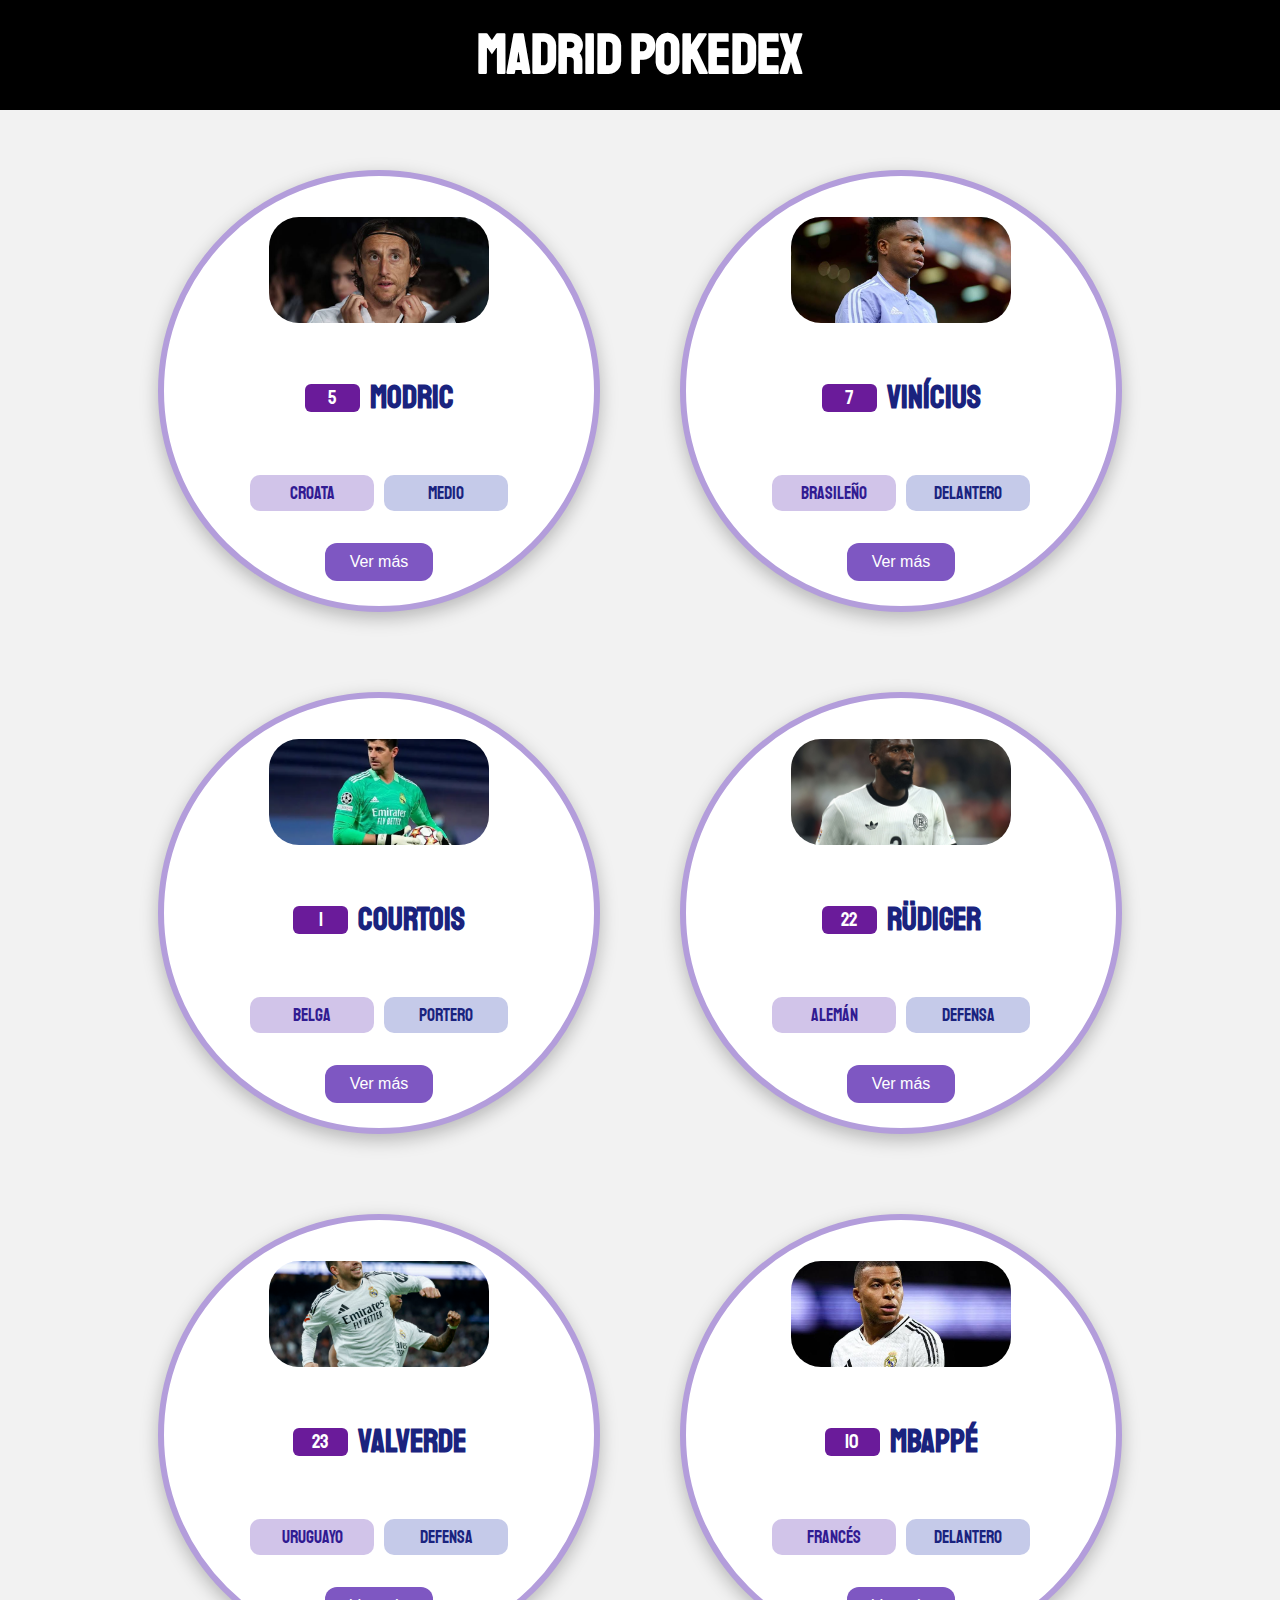
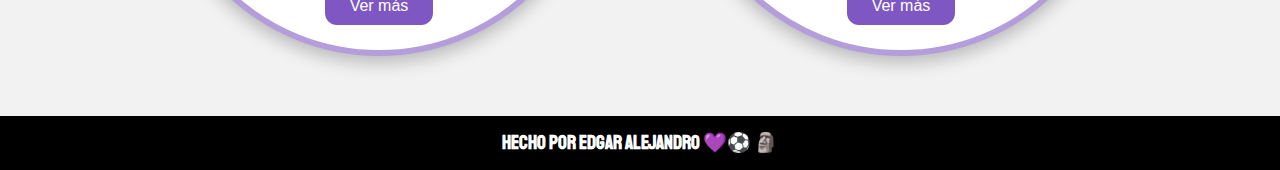
<file: index.html>
<!DOCTYPE html>
<html lang="es">
<head>
  <meta charset="UTF-8">
  <title>Madrid Pokedex</title>
  <link href="https://fonts.googleapis.com/css2?family=Staatliches&display=swap" rel="stylesheet">
  <style>
    body {
      font-family: Arial, sans-serif;
      background-color: #f2f2f2;
      margin: 0;
      padding: 0;
    }

    header {
      background-color: #000;
      color: #fff;
      padding: 20px 0;
      text-align: center;
    }

    .titulo_index {
      font-family: "Staatliches", sans-serif;
      font-size: 3.5rem;
      margin: 0;
    }

    .contenedor__cartas {
      display: flex;
      flex-wrap: wrap;
      justify-content: center;
      gap: 80px;
      padding: 60px 0;
    }

    .card {
      width: 380px;
      height: 380px;
      border: 6px solid #b39ddb;
      background-color: #ffffff;
      text-align: center;
      border-radius: 50%;
      padding: 25px;
      display: flex;
      flex-direction: column;
      align-items: center;
      justify-content: center;
      box-shadow: 0 6px 18px rgba(0, 0, 0, 0.25);
    }

    .card__circle {
      width: 220px;
      height: 220px;
      overflow: hidden;
      border-radius: 30px;
      margin-bottom: 15px;
    }

    .figure__imgPokemon {
      width: 100%;
      height: 100%;
      object-fit: cover;
    }

    .card__titulos {
      display: flex;
      justify-content: center;
      align-items: center;
      margin-top: 8px;
      gap: 10px;
    }

    .card__numero {
      background-color: #6a1b9a;
      width: 55px;
      height: 28px;
      border-radius: 6px;
      color: white;
      font-family: "Staatliches", sans-serif;
      font-size: 1.2rem;
      display: flex;
      align-items: center;
      justify-content: center;
    }

    .card__nombrePokemon {
      font-family: "Staatliches", sans-serif;
      font-size: 2rem;
      color: #1a237e;
    }

    .card_tipo1,
    .card_tipo2 {
      width: 110px;
      padding: 7px;
      font-family: "Staatliches", sans-serif;
      border-radius: 10px;
      text-align: center;
      font-size: 1.1rem;
    }

    .card_tipo1 {
      background-color: #d1c4e9;
      color: #311b92;
    }

    .card_tipo2 {
      background-color: #c5cae9;
      color: #1a237e;
    }

    .boton-regresar {
      padding: 10px 25px;
      font-size: 1rem;
      border-radius: 12px;
      background-color: #7e57c2;
      color: white;
      border: none;
      cursor: pointer;
      margin-top: 14px;
      transition: background-color 0.3s ease;
    }

    .boton-regresar:hover {
      background-color: #5e35b1;
    }

    footer {
      background-color: #000;
      color: #fff;
      text-align: center;
      padding: 15px;
    }

    .footer__piePagina {
      margin: 0;
      font-family: "Staatliches", sans-serif;
      font-size: 1.2rem;
    }
  </style>
</head>
<body>

  <header>
    <h1 class="titulo_index">Madrid Pokedex</h1>
  </header>

  <main class="contenedor__cartas">
    <!-- Jugador 1 -->
    <article class="card">
      <figure class="card__circle">
        <img src="modruc.jpeg" alt="Modric" class="figure__imgPokemon">
      </figure>
      <div class="card__titulos">
        <p class="card__numero">5</p>
        <h3 class="card__nombrePokemon">MODRIC</h3>
      </div>
      <div class="card__titulos">
        <p class="card_tipo1">CROATA</p>
        <p class="card_tipo2">MEDIO</p>
      </div>
      <a href="modric.html"><button class="boton-regresar">Ver más</button></a>
    </article>

    <!-- Jugador 2 -->
    <article class="card">
      <figure class="card__circle">
        <img src="vini-jr.jpg" alt="Vinícius" class="figure__imgPokemon">
      </figure>
      <div class="card__titulos">
        <p class="card__numero">7</p>
        <h3 class="card__nombrePokemon">VINÍCIUS</h3>
      </div>
      <div class="card__titulos">
        <p class="card_tipo1">BRASILEÑO</p>
        <p class="card_tipo2">DELANTERO</p>
      </div>
      <a href="vinicius.html"><button class="boton-regresar">Ver más</button></a>
    </article>

    <!-- Jugador 3 -->
    <article class="card">
      <figure class="card__circle">
        <img src="images.webp" alt="Courtois" class="figure__imgPokemon">
      </figure>
      <div class="card__titulos">
        <p class="card__numero">1</p>
        <h3 class="card__nombrePokemon">COURTOIS</h3>
      </div>
      <div class="card__titulos">
        <p class="card_tipo1">BELGA</p>
        <p class="card_tipo2">PORTERO</p>
      </div>
      <a href="courtois.html"><button class="boton-regresar">Ver más</button></a>
    </article>

    <!-- Jugador 4 -->
    <article class="card">
      <figure class="card__circle">
        <img src="licensed-image.jpeg" alt="Rüdiger" class="figure__imgPokemon">
      </figure>
      <div class="card__titulos">
        <p class="card__numero">22</p>
        <h3 class="card__nombrePokemon">RÜDIGER</h3>
      </div>
      <div class="card__titulos">
        <p class="card_tipo1">ALEMÁN</p>
        <p class="card_tipo2">DEFENSA</p>
      </div>
      <a href="rudiger.html"><button class="boton-regresar">Ver más</button></a>
    </article>

    <!-- Jugador 5 -->
    <article class="card">
      <figure class="card__circle">
        <img src="f.elconfidencial.com_original_e6c_cb9_0d5_e6ccb90d516e49485b0accded601e3a9.jpg" alt="Mendy" class="figure__imgPokemon">
      </figure>
      <div class="card__titulos">
        <p class="card__numero">23</p>
        <h3 class="card__nombrePokemon">Valverde</h3>
      </div>
      <div class="card__titulos">
        <p class="card_tipo1">URUGUAYO</p>
        <p class="card_tipo2">DEFENSA</p>
      </div>
      <a href="mendy.html"><button class="boton-regresar">Ver más</button></a>
    </article>

    <!-- Jugador 6 -->
    <article class="card">
      <figure class="card__circle">
        <img src="images.jpeg" alt="Mbappé" class="figure__imgPokemon">
      </figure>
      <div class="card__titulos">
        <p class="card__numero">10</p>
        <h3 class="card__nombrePokemon">MBAPPÉ</h3>
      </div>
      <div class="card__titulos">
        <p class="card_tipo1">FRANCÉS</p>
        <p class="card_tipo2">DELANTERO</p>
      </div>
      <a href="mbappe.html"><button class="boton-regresar">Ver más</button></a>
    </article>
  </main>

  <footer>
    <h4 class="footer__piePagina"> Hecho por Edgar Alejandro 💜⚽ &#128511;</h4>
  </footer>

</body>
</html>
</file>
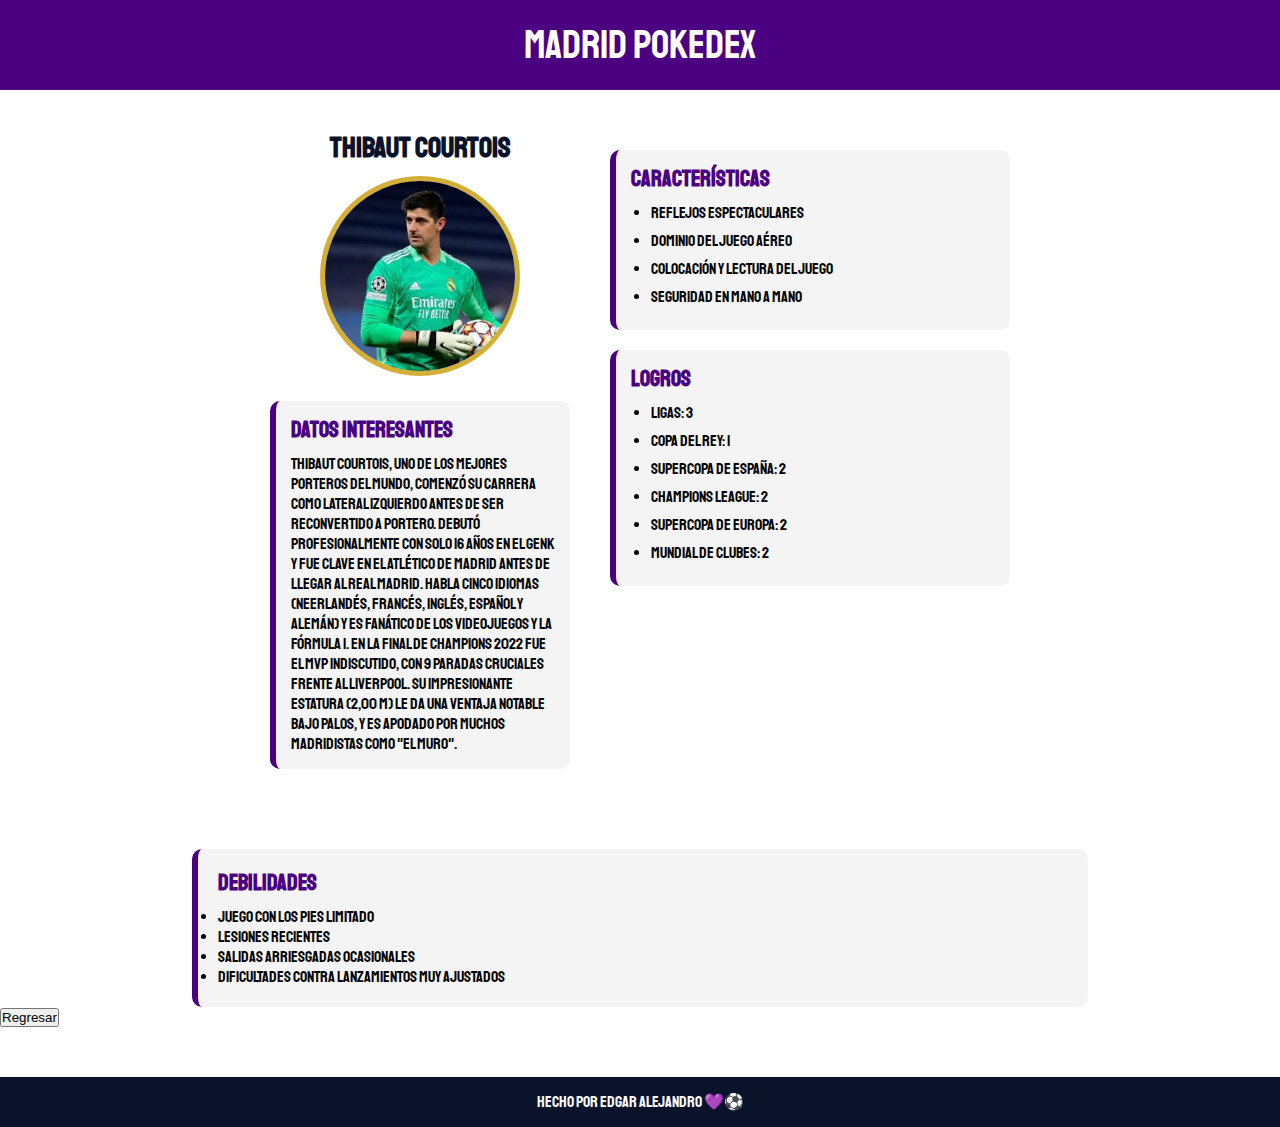
<file: courtois.html>
<!DOCTYPE html>
<html lang="es">
<head>
  <meta charset="UTF-8">
  <title>Madrid Pokedex</title>
  <link href="https://fonts.googleapis.com/css2?family=Staatliches&display=swap" rel="stylesheet">
  <style>
    * {
      box-sizing: border-box;
      margin: 0;
      padding: 0;
    }

    body {
      font-family: 'Staatliches', sans-serif;
      background-color: #ffffff;
      color: #000;
    }

    header {
      background-color: #4b0082;
      color: white;
      text-align: center;
      padding: 20px;
      font-size: 2.5rem;
    }

    .main-container {
      display: flex;
      justify-content: center;
      padding: 40px;
      gap: 40px;
    }

    .left {
      width: 300px;
      text-align: center;
    }

    .left h2 {
      font-size: 1.8rem;
      color: #0b132b;
    }

    .left img {
      margin-top: 10px;
      width: 200px;
      height: 200px;
      border-radius: 50%;
      object-fit: cover;
      border: 5px solid #d4af37;
    }

    .card {
      background-color: #f4f4f4;
      border-left: 6px solid #4b0082;
      padding: 15px;
      border-radius: 10px;
      margin-top: 20px;
      text-align: left;
    }

    .card h3 {
      color: #4b0082;
      margin-bottom: 10px;
      font-size: 1.4rem;
    }

    .card ul {
      padding-left: 20px;
    }

    .card li {
      margin-bottom: 8px;
    }

    .right {
      width: 400px;
    }

    .bottom {
      display: flex;
      justify-content: center;
      margin-top: 40px;
    }

    .debilidades {
      width: 70%;
      background-color: #f4f4f4;
      border-left: 6px solid #4b0082;
      padding: 20px;
      border-radius: 10px;
      text-align: left;
    }

    .debilidades h3 {
      color: #4b0082;
      margin-bottom: 10px;
      font-size: 1.4rem;
    }

    footer {
      margin-top: 50px;
      background-color: #0b132b;
      color: white;
      text-align: center;
      padding: 15px;
    }
  </style>
</head>
<body>

<header>Madrid Pokedex</header>

<div class="main-container">

  <!-- Columna Izquierda -->
  <div class="left">
    <h2>Thibaut Courtois</h2>
    <img src="images.webp" alt="Luka Modric">
    
    <div class="card">
      <h3>Datos interesantes</h3>
      <p>Thibaut Courtois, uno de los mejores porteros del mundo, comenzó su carrera como lateral izquierdo antes de ser reconvertido a portero. Debutó profesionalmente con solo 16 años en el Genk y fue clave en el Atlético de Madrid antes de llegar al Real Madrid. Habla cinco idiomas (neerlandés, francés, inglés, español y alemán) y es fanático de los videojuegos y la Fórmula 1. En la final de Champions 2022 fue el MVP indiscutido, con 9 paradas cruciales frente al Liverpool. Su impresionante estatura (2,00 m) le da una ventaja notable bajo palos, y es apodado por muchos madridistas como "El Muro".</p>
    </div>
  </div>

  <!-- Columna Derecha -->
  <div class="right">
    <div class="card">
      <h3>Características</h3>
      <ul>
        <li>Reflejos espectaculares</li>
        <li>Dominio del juego aéreo</li>
        <li>Colocación y lectura del juego</li>
        <li>Seguridad en mano a mano</li>
      </ul>
      
      
    </div>

    <div class="card">
      <h3>Logros</h3>
      <ul>
        <li>Ligas: 3</li>
        <li>Copa del Rey: 1</li>
        <li>Supercopa de España: 2</li>
        <li>Champions League: 2</li>
        <li>Supercopa de Europa: 2</li>
        <li>Mundial de Clubes: 2</li>
      </ul>
      
      
    </div>
  </div>
</div>

<!-- Debilidades al centro -->
<div class="bottom">
  <div class="debilidades">
    <h3>Debilidades</h3>
    <ul>
        <li>Juego con los pies limitado</li>
        <li>Lesiones recientes</li>
        <li>Salidas arriesgadas ocasionales</li>
        <li>Dificultades contra lanzamientos muy ajustados</li>
      </ul>
      
      
  </div>
</div>
<a href="index.html">
  <button class="boton-regresar">Regresar</button>
</a>
<footer>
  Hecho por Edgar Alejandro 💜⚽
</footer>

</body>
</html>
</file>
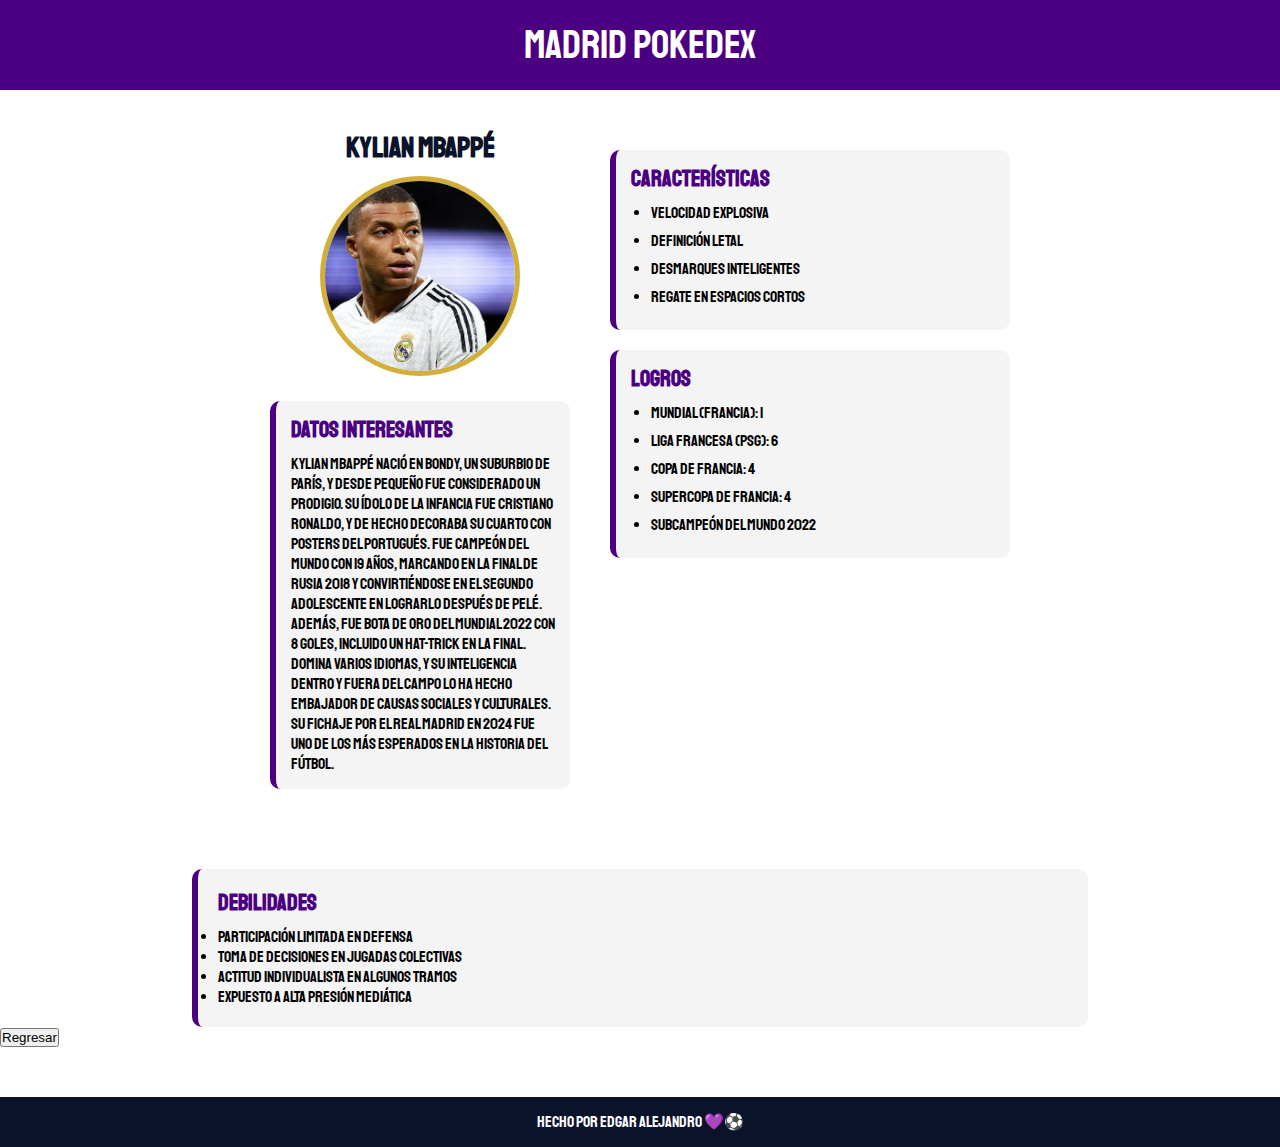
<file: mbappe.html>
<!DOCTYPE html>
<html lang="es">
<head>
  <meta charset="UTF-8">
  <title>Madrid Pokedex</title>
  <link href="https://fonts.googleapis.com/css2?family=Staatliches&display=swap" rel="stylesheet">
  <style>
    * {
      box-sizing: border-box;
      margin: 0;
      padding: 0;
    }

    body {
      font-family: 'Staatliches', sans-serif;
      background-color: #ffffff;
      color: #000;
    }

    header {
      background-color: #4b0082;
      color: white;
      text-align: center;
      padding: 20px;
      font-size: 2.5rem;
    }

    .main-container {
      display: flex;
      justify-content: center;
      padding: 40px;
      gap: 40px;
    }

    .left {
      width: 300px;
      text-align: center;
    }

    .left h2 {
      font-size: 1.8rem;
      color: #0b132b;
    }

    .left img {
      margin-top: 10px;
      width: 200px;
      height: 200px;
      border-radius: 50%;
      object-fit: cover;
      border: 5px solid #d4af37;
    }

    .card {
      background-color: #f4f4f4;
      border-left: 6px solid #4b0082;
      padding: 15px;
      border-radius: 10px;
      margin-top: 20px;
      text-align: left;
    }

    .card h3 {
      color: #4b0082;
      margin-bottom: 10px;
      font-size: 1.4rem;
    }

    .card ul {
      padding-left: 20px;
    }

    .card li {
      margin-bottom: 8px;
    }

    .right {
      width: 400px;
    }

    .bottom {
      display: flex;
      justify-content: center;
      margin-top: 40px;
    }

    .debilidades {
      width: 70%;
      background-color: #f4f4f4;
      border-left: 6px solid #4b0082;
      padding: 20px;
      border-radius: 10px;
      text-align: left;
    }

    .debilidades h3 {
      color: #4b0082;
      margin-bottom: 10px;
      font-size: 1.4rem;
    }

    footer {
      margin-top: 50px;
      background-color: #0b132b;
      color: white;
      text-align: center;
      padding: 15px;
    }
  </style>
</head>
<body>

<header>Madrid Pokedex</header>

<div class="main-container">

  <!-- Columna Izquierda -->
  <div class="left">
    <h2>Kylian Mbappé</h2>
    <img src="images.jpeg" alt="Luka Modric">
    
    <div class="card">
      <h3>Datos interesantes</h3>
      <p>Kylian Mbappé nació en Bondy, un suburbio de París, y desde pequeño fue considerado un prodigio. Su ídolo de la infancia fue Cristiano Ronaldo, y de hecho decoraba su cuarto con posters del portugués. Fue campeón del mundo con 19 años, marcando en la final de Rusia 2018 y convirtiéndose en el segundo adolescente en lograrlo después de Pelé. Además, fue Bota de Oro del Mundial 2022 con 8 goles, incluido un hat-trick en la final. Domina varios idiomas, y su inteligencia dentro y fuera del campo lo ha hecho embajador de causas sociales y culturales. Su fichaje por el Real Madrid en 2024 fue uno de los más esperados en la historia del fútbol.</p>
    </div>
  </div>

  <!-- Columna Derecha -->
  <div class="right">
    <div class="card">
      <h3>Características</h3>
      <ul>
        <li>Velocidad explosiva</li>
        <li>Definición letal</li>
        <li>Desmarques inteligentes</li>
        <li>Regate en espacios cortos</li>
      </ul>
      
      
    </div>

    <div class="card">
      <h3>Logros</h3>
      <ul>
        <li>Mundial (Francia): 1</li>
        <li>Liga francesa (PSG): 6</li>
        <li>Copa de Francia: 4</li>
        <li>Supercopa de Francia: 4</li>
        <li>Subcampeón del mundo 2022</li>
      </ul>
      
      
    </div>
  </div>
</div>

<!-- Debilidades al centro -->
<div class="bottom">
  <div class="debilidades">
    <h3>Debilidades</h3>
    <ul>
        <li>Participación limitada en defensa</li>
        <li>Toma de decisiones en jugadas colectivas</li>
        <li>Actitud individualista en algunos tramos</li>
        <li>Expuesto a alta presión mediática</li>
      </ul>
      
      
  </div>
</div>
<a href="index.html">
  <button class="boton-regresar">Regresar</button>
</a>
<footer>
  Hecho por Edgar Alejandro 💜⚽
</footer>

</body>
</html>
</file>
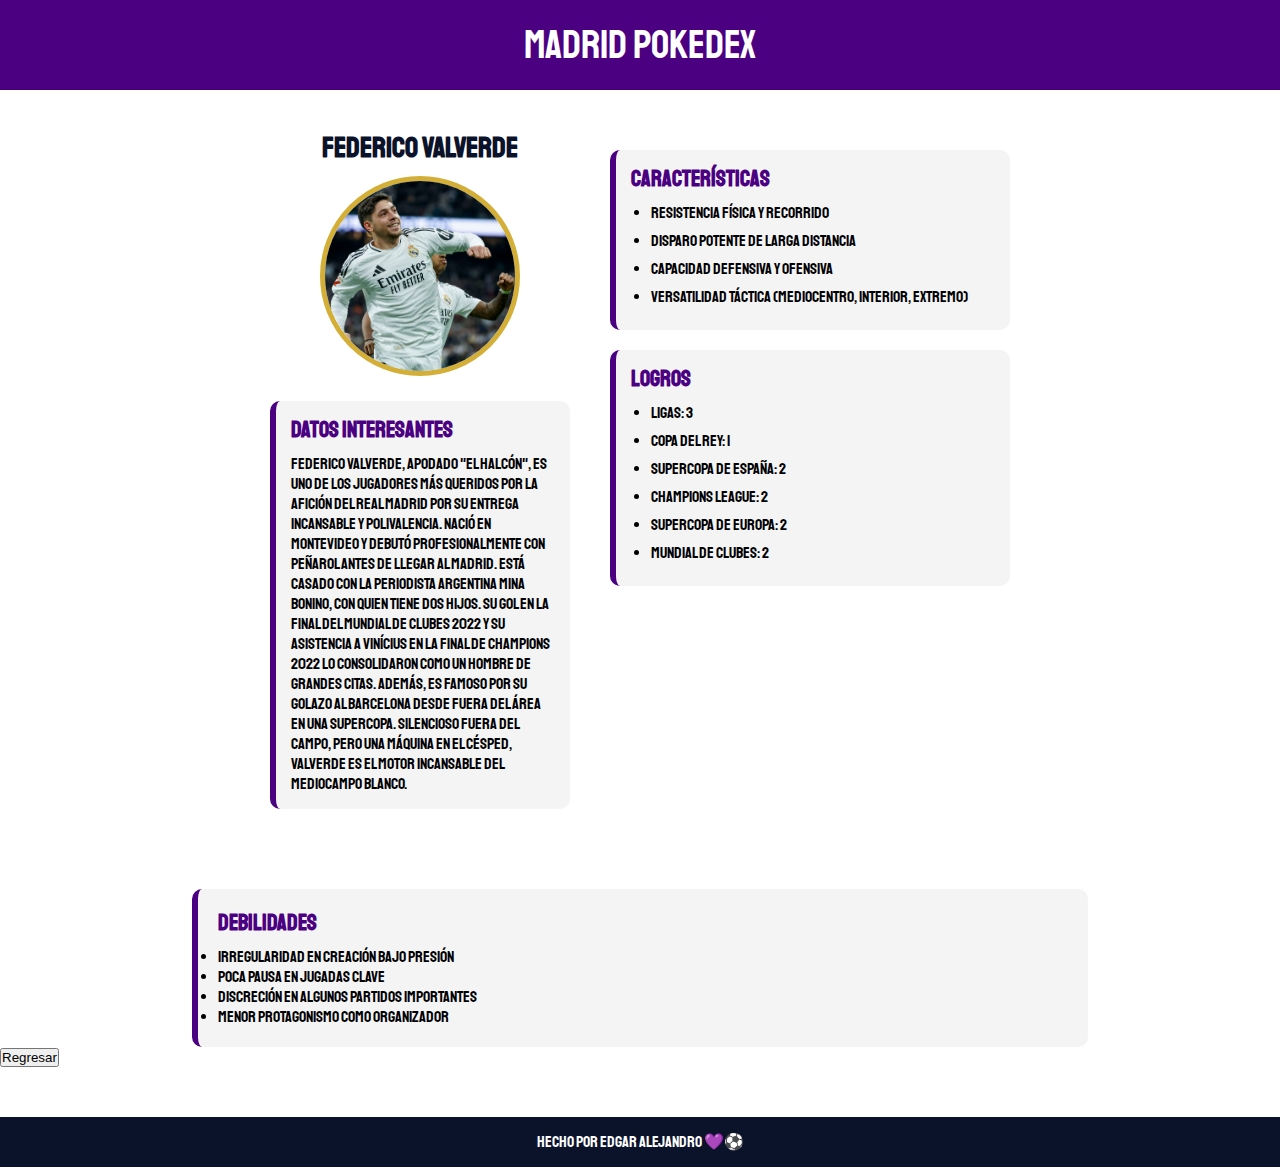
<file: mendy.html>
<!DOCTYPE html>
<html lang="es">
<head>
  <meta charset="UTF-8">
  <title>Madrid Pokedex</title>
  <link href="https://fonts.googleapis.com/css2?family=Staatliches&display=swap" rel="stylesheet">
  <style>
    * {
      box-sizing: border-box;
      margin: 0;
      padding: 0;
    }

    body {
      font-family: 'Staatliches', sans-serif;
      background-color: #ffffff;
      color: #000;
    }

    header {
      background-color: #4b0082;
      color: white;
      text-align: center;
      padding: 20px;
      font-size: 2.5rem;
    }

    .main-container {
      display: flex;
      justify-content: center;
      padding: 40px;
      gap: 40px;
    }

    .left {
      width: 300px;
      text-align: center;
    }

    .left h2 {
      font-size: 1.8rem;
      color: #0b132b;
    }

    .left img {
      margin-top: 10px;
      width: 200px;
      height: 200px;
      border-radius: 50%;
      object-fit: cover;
      border: 5px solid #d4af37;
    }

    .card {
      background-color: #f4f4f4;
      border-left: 6px solid #4b0082;
      padding: 15px;
      border-radius: 10px;
      margin-top: 20px;
      text-align: left;
    }

    .card h3 {
      color: #4b0082;
      margin-bottom: 10px;
      font-size: 1.4rem;
    }

    .card ul {
      padding-left: 20px;
    }

    .card li {
      margin-bottom: 8px;
    }

    .right {
      width: 400px;
    }

    .bottom {
      display: flex;
      justify-content: center;
      margin-top: 40px;
    }

    .debilidades {
      width: 70%;
      background-color: #f4f4f4;
      border-left: 6px solid #4b0082;
      padding: 20px;
      border-radius: 10px;
      text-align: left;
    }

    .debilidades h3 {
      color: #4b0082;
      margin-bottom: 10px;
      font-size: 1.4rem;
    }

    footer {
      margin-top: 50px;
      background-color: #0b132b;
      color: white;
      text-align: center;
      padding: 15px;
    }
  </style>
</head>
<body>

<header>Madrid Pokedex</header>

<div class="main-container">

  <!-- Columna Izquierda -->
  <div class="left">
    <h2>Federico Valverde</h2>
    <img src="f.elconfidencial.com_original_e6c_cb9_0d5_e6ccb90d516e49485b0accded601e3a9.jpg" alt="Luka Modric">
    
    <div class="card">
      <h3>Datos interesantes</h3>
      <p>Federico Valverde, apodado "El Halcón", es uno de los jugadores más queridos por la afición del Real Madrid por su entrega incansable y polivalencia. Nació en Montevideo y debutó profesionalmente con Peñarol antes de llegar al Madrid. Está casado con la periodista argentina Mina Bonino, con quien tiene dos hijos. Su gol en la final del Mundial de Clubes 2022 y su asistencia a Vinícius en la final de Champions 2022 lo consolidaron como un hombre de grandes citas. Además, es famoso por su golazo al Barcelona desde fuera del área en una Supercopa. Silencioso fuera del campo, pero una máquina en el césped, Valverde es el motor incansable del mediocampo blanco.</p>
    </div>
  </div>

  <!-- Columna Derecha -->
  <div class="right">
    <div class="card">
      <h3>Características</h3>
      <ul>
        <li>Resistencia física y recorrido</li>
        <li>Disparo potente de larga distancia</li>
        <li>Capacidad defensiva y ofensiva</li>
        <li>Versatilidad táctica (mediocentro, interior, extremo)</li>
      </ul>
      
      
    </div>

    <div class="card">
      <h3>Logros</h3>
      <ul>
        <li>Ligas: 3</li>
        <li>Copa del Rey: 1</li>
        <li>Supercopa de España: 2</li>
        <li>Champions League: 2</li>
        <li>Supercopa de Europa: 2</li>
        <li>Mundial de Clubes: 2</li>
      </ul>
      
      
    </div>
  </div>
</div>

<!-- Debilidades al centro -->
<div class="bottom">
  <div class="debilidades">
    <h3>Debilidades</h3>
    <ul>
        <li>Irregularidad en creación bajo presión</li>
        <li>Poca pausa en jugadas clave</li>
        <li>Discreción en algunos partidos importantes</li>
        <li>Menor protagonismo como organizador</li>
      </ul>
      
      
  </div>
</div>
<a href="index.html">
  <button class="boton-regresar">Regresar</button>
</a>
<footer>
  Hecho por Edgar Alejandro 💜⚽
</footer>

</body>
</html>
</file>
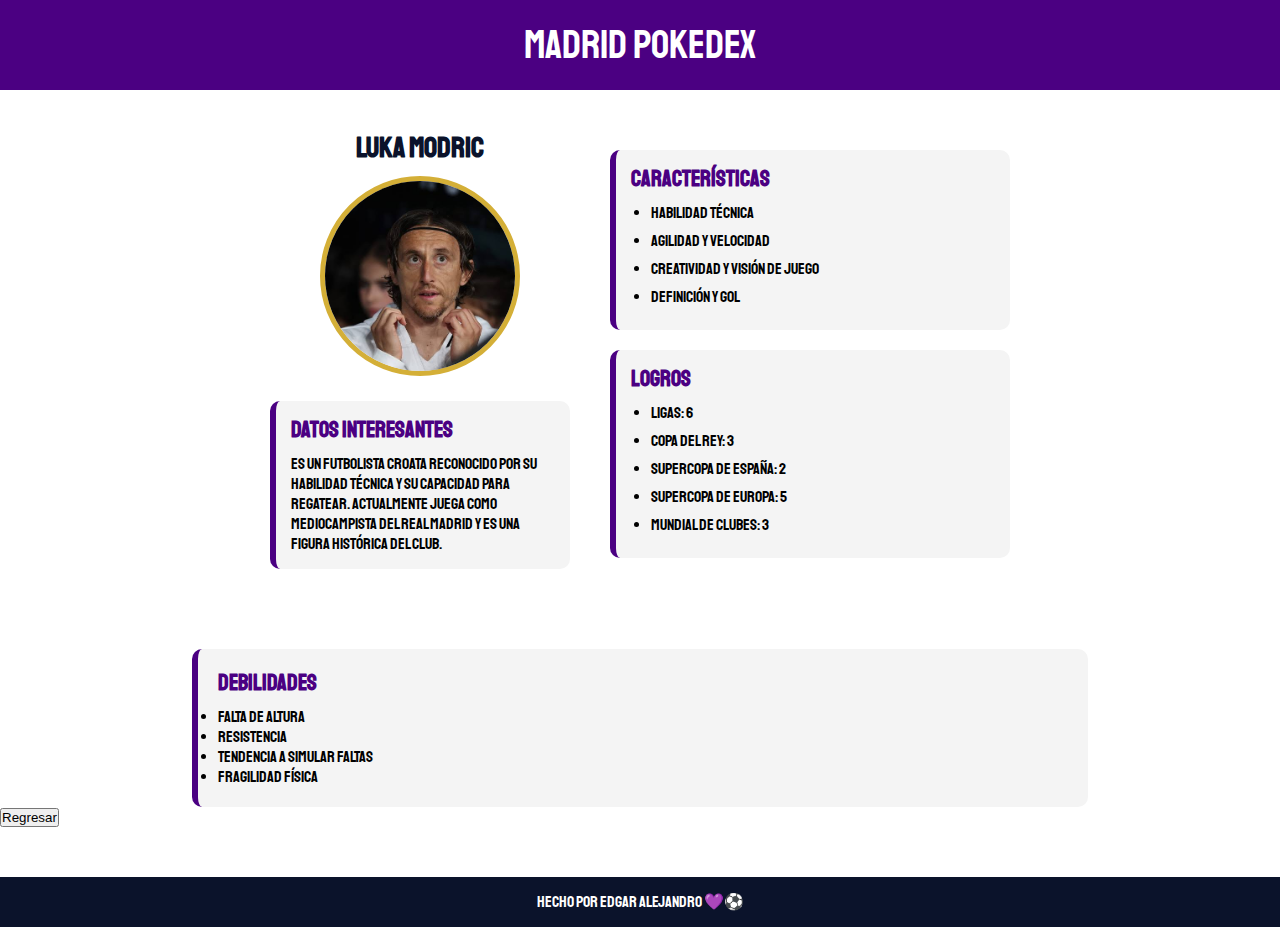
<file: modric.html>
<!DOCTYPE html>
<html lang="es">
<head>
  <meta charset="UTF-8">
  <title>Madrid Pokedex</title>
  <link href="https://fonts.googleapis.com/css2?family=Staatliches&display=swap" rel="stylesheet">
  <style>
    * {
      box-sizing: border-box;
      margin: 0;
      padding: 0;
    }

    body {
      font-family: 'Staatliches', sans-serif;
      background-color: #ffffff;
      color: #000;
    }

    header {
      background-color: #4b0082;
      color: white;
      text-align: center;
      padding: 20px;
      font-size: 2.5rem;
    }

    .main-container {
      display: flex;
      justify-content: center;
      padding: 40px;
      gap: 40px;
    }

    .left {
      width: 300px;
      text-align: center;
    }

    .left h2 {
      font-size: 1.8rem;
      color: #0b132b;
    }

    .left img {
      margin-top: 10px;
      width: 200px;
      height: 200px;
      border-radius: 50%;
      object-fit: cover;
      border: 5px solid #d4af37;
    }

    .card {
      background-color: #f4f4f4;
      border-left: 6px solid #4b0082;
      padding: 15px;
      border-radius: 10px;
      margin-top: 20px;
      text-align: left;
    }

    .card h3 {
      color: #4b0082;
      margin-bottom: 10px;
      font-size: 1.4rem;
    }

    .card ul {
      padding-left: 20px;
    }

    .card li {
      margin-bottom: 8px;
    }

    .right {
      width: 400px;
    }

    .bottom {
      display: flex;
      justify-content: center;
      margin-top: 40px;
    }

    .debilidades {
      width: 70%;
      background-color: #f4f4f4;
      border-left: 6px solid #4b0082;
      padding: 20px;
      border-radius: 10px;
      text-align: left;
    }

    .debilidades h3 {
      color: #4b0082;
      margin-bottom: 10px;
      font-size: 1.4rem;
    }

    footer {
      margin-top: 50px;
      background-color: #0b132b;
      color: white;
      text-align: center;
      padding: 15px;
    }
  </style>
</head>
<body>

<header>Madrid Pokedex</header>

<div class="main-container">

  <!-- Columna Izquierda -->
  <div class="left">
    <h2>Luka Modric</h2>
    <img src="modruc.jpeg" alt="Luka Modric">
    
    <div class="card">
      <h3>Datos interesantes</h3>
      <p>Es un futbolista croata reconocido por su habilidad técnica y su capacidad para regatear. Actualmente juega como mediocampista del Real Madrid y es una figura histórica del club.</p>
    </div>
  </div>

  <!-- Columna Derecha -->
  <div class="right">
    <div class="card">
      <h3>Características</h3>
      <ul>
        <li>Habilidad técnica</li>
        <li>Agilidad y velocidad</li>
        <li>Creatividad y visión de juego</li>
        <li>Definición y gol</li>
      </ul>
    </div>

    <div class="card">
      <h3>Logros</h3>
      <ul>
        <li>Ligas: 6</li>
        <li>Copa del Rey: 3</li>
        <li>Supercopa de España: 2</li>
        <li>Supercopa de Europa: 5</li>
        <li>Mundial de Clubes: 3</li>
      </ul>
    </div>
  </div>
</div>

<!-- Debilidades al centro -->
<div class="bottom">
  <div class="debilidades">
    <h3>Debilidades</h3>
    <ul>
      <li>Falta de altura</li>
      <li>Resistencia</li>
      <li>Tendencia a simular faltas</li>
      <li>Fragilidad física</li>
    </ul>
  </div>
</div>
<a href="index.html">
  <button class="boton-regresar">Regresar</button>
</a>
<footer>
  Hecho por Edgar Alejandro 💜⚽
</footer>

</body>
</html>
</file>
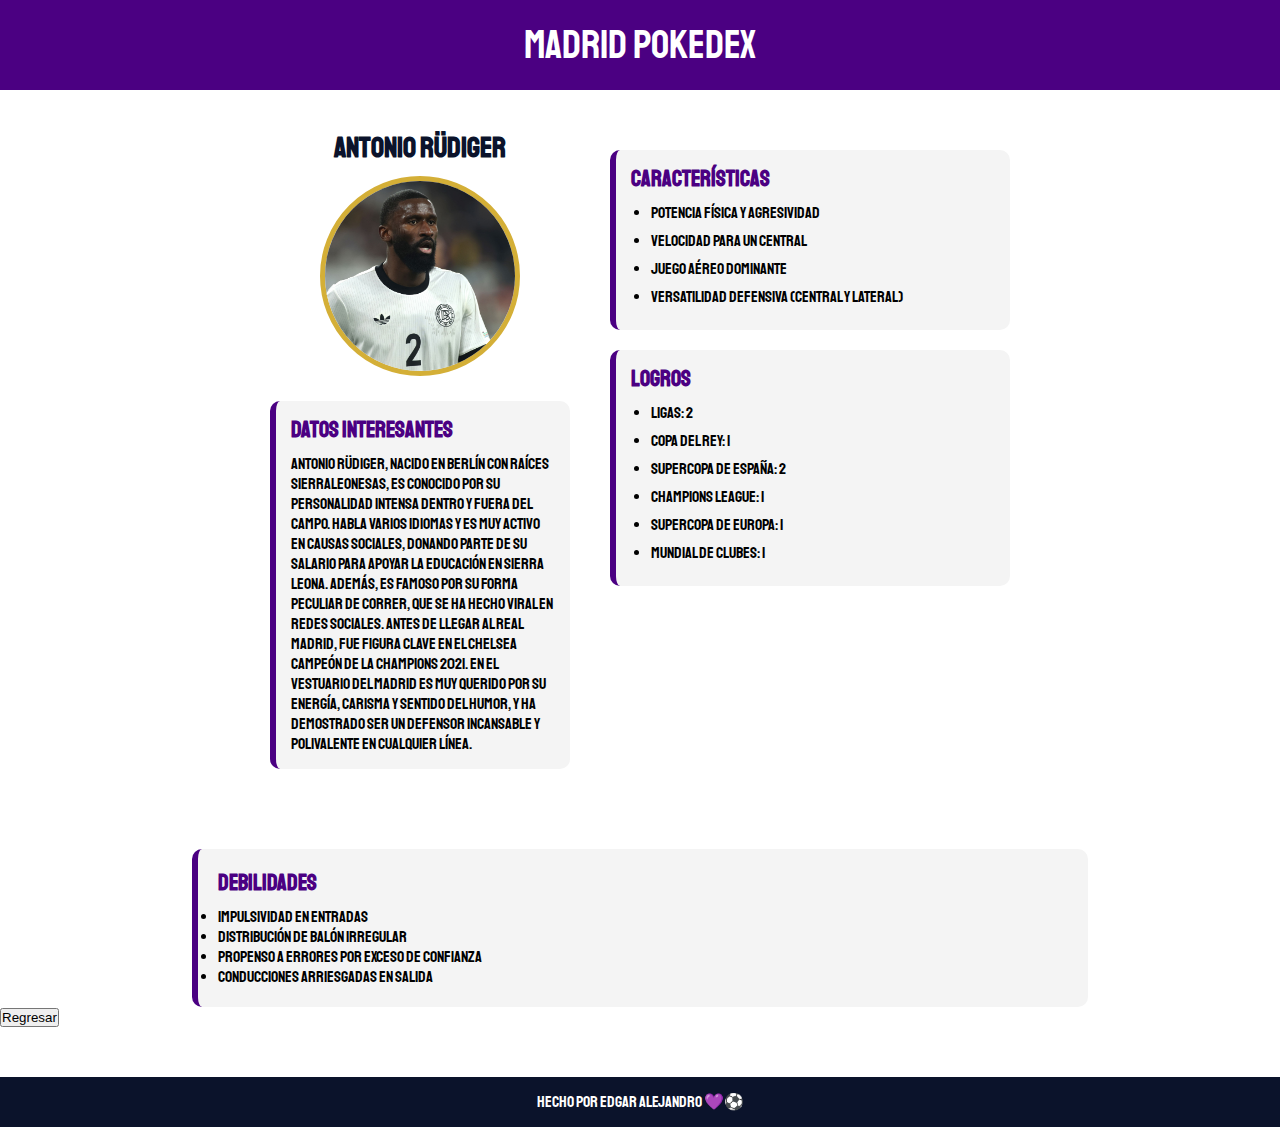
<file: rudiger.html>
<!DOCTYPE html>
<html lang="es">
<head>
  <meta charset="UTF-8">
  <title>Madrid Pokedex</title>
  <link href="https://fonts.googleapis.com/css2?family=Staatliches&display=swap" rel="stylesheet">
  <style>
    * {
      box-sizing: border-box;
      margin: 0;
      padding: 0;
    }

    body {
      font-family: 'Staatliches', sans-serif;
      background-color: #ffffff;
      color: #000;
    }

    header {
      background-color: #4b0082;
      color: white;
      text-align: center;
      padding: 20px;
      font-size: 2.5rem;
    }

    .main-container {
      display: flex;
      justify-content: center;
      padding: 40px;
      gap: 40px;
    }

    .left {
      width: 300px;
      text-align: center;
    }

    .left h2 {
      font-size: 1.8rem;
      color: #0b132b;
    }

    .left img {
      margin-top: 10px;
      width: 200px;
      height: 200px;
      border-radius: 50%;
      object-fit: cover;
      border: 5px solid #d4af37;
    }

    .card {
      background-color: #f4f4f4;
      border-left: 6px solid #4b0082;
      padding: 15px;
      border-radius: 10px;
      margin-top: 20px;
      text-align: left;
    }

    .card h3 {
      color: #4b0082;
      margin-bottom: 10px;
      font-size: 1.4rem;
    }

    .card ul {
      padding-left: 20px;
    }

    .card li {
      margin-bottom: 8px;
    }

    .right {
      width: 400px;
    }

    .bottom {
      display: flex;
      justify-content: center;
      margin-top: 40px;
    }

    .debilidades {
      width: 70%;
      background-color: #f4f4f4;
      border-left: 6px solid #4b0082;
      padding: 20px;
      border-radius: 10px;
      text-align: left;
    }

    .debilidades h3 {
      color: #4b0082;
      margin-bottom: 10px;
      font-size: 1.4rem;
    }

    footer {
      margin-top: 50px;
      background-color: #0b132b;
      color: white;
      text-align: center;
      padding: 15px;
    }
  </style>
</head>
<body>

<header>Madrid Pokedex</header>

<div class="main-container">

  <!-- Columna Izquierda -->
  <div class="left">
    <h2>Antonio Rüdiger</h2>
    <img src="licensed-image.jpeg" alt="Luka Modric">
    
    <div class="card">
      <h3>Datos interesantes</h3>
      <p>Antonio Rüdiger, nacido en Berlín con raíces sierraleonesas, es conocido por su personalidad intensa dentro y fuera del campo. Habla varios idiomas y es muy activo en causas sociales, donando parte de su salario para apoyar la educación en Sierra Leona. Además, es famoso por su forma peculiar de correr, que se ha hecho viral en redes sociales. Antes de llegar al Real Madrid, fue figura clave en el Chelsea campeón de la Champions 2021. En el vestuario del Madrid es muy querido por su energía, carisma y sentido del humor, y ha demostrado ser un defensor incansable y polivalente en cualquier línea.

      </p>
    </div>
  </div>

  <!-- Columna Derecha -->
  <div class="right">
    <div class="card">
      <h3>Características</h3>
      <ul>
        <li>Potencia física y agresividad</li>
        <li>Velocidad para un central</li>
        <li>Juego aéreo dominante</li>
        <li>Versatilidad defensiva (central y lateral)</li>
      </ul>
      
      
    </div>

    <div class="card">
      <h3>Logros</h3>
      <ul>
        <li>Ligas: 2</li>
        <li>Copa del Rey: 1</li>
        <li>Supercopa de España: 2</li>
        <li>Champions League: 1</li>
        <li>Supercopa de Europa: 1</li>
        <li>Mundial de Clubes: 1</li>
      </ul>
      
      
    </div>
  </div>
</div>

<!-- Debilidades al centro -->
<div class="bottom">
  <div class="debilidades">
    <h3>Debilidades</h3>
    <ul>
        <li>Impulsividad en entradas</li>
        <li>Distribución de balón irregular</li>
        <li>Propenso a errores por exceso de confianza</li>
        <li>Conducciones arriesgadas en salida</li>
      </ul>
      
      
  </div>
</div>
<a href="index.html">
  <button class="boton-regresar">Regresar</button>
</a>
<footer>
  Hecho por Edgar Alejandro 💜⚽
</footer>

</body>
</html>
</file>
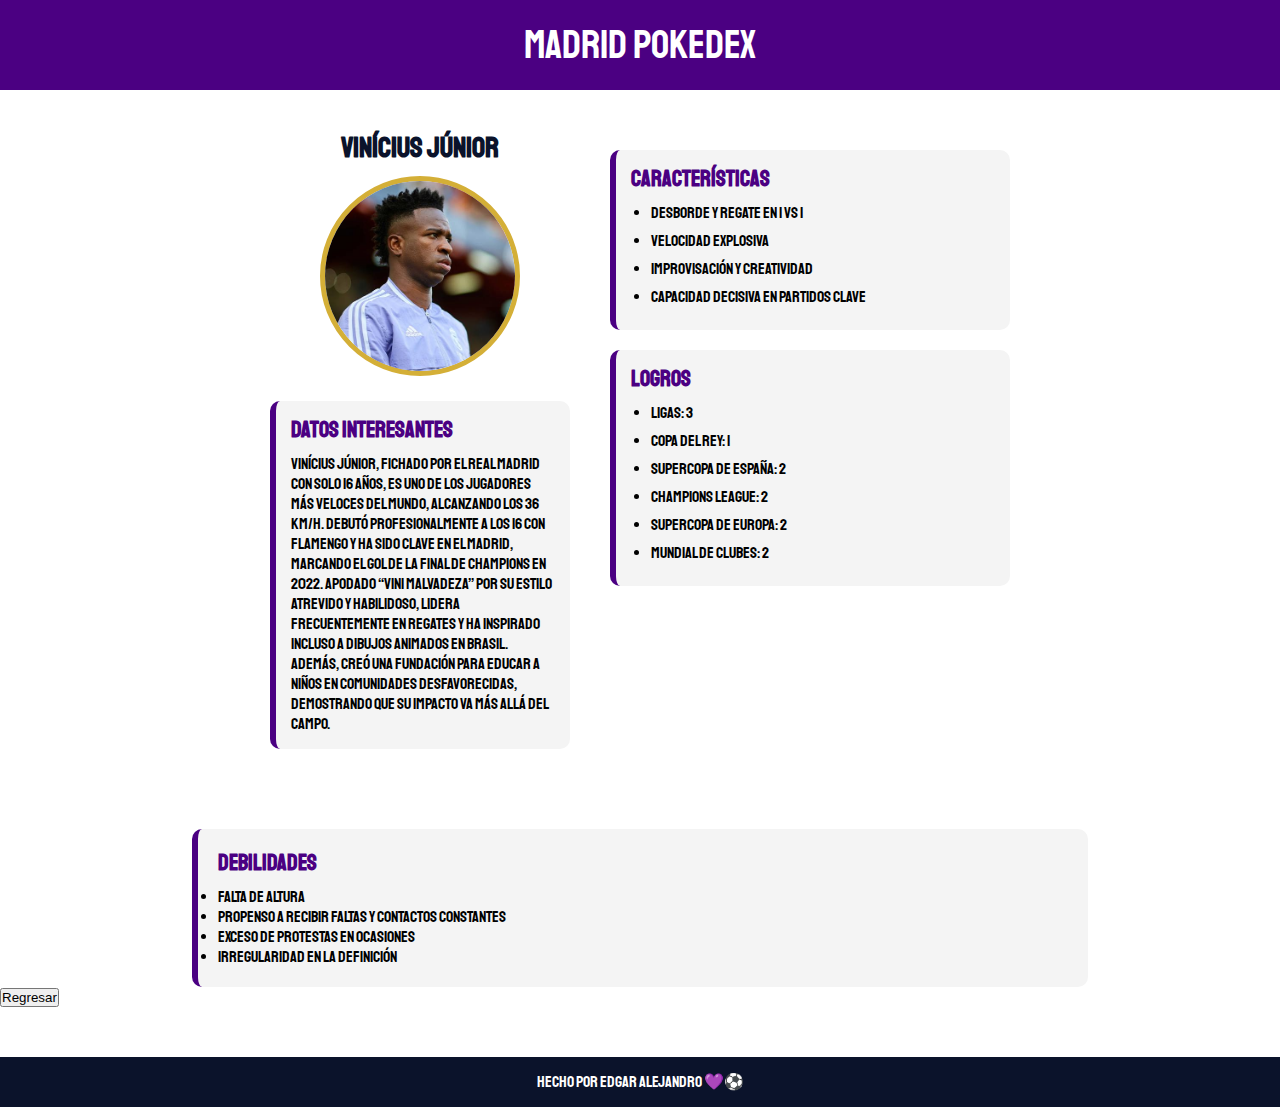
<file: vinicius.html>
<!DOCTYPE html>
<html lang="es">
<head>
  <meta charset="UTF-8">
  <title>Madrid Pokedex</title>
  <link href="https://fonts.googleapis.com/css2?family=Staatliches&display=swap" rel="stylesheet">
  <style>
    * {
      box-sizing: border-box;
      margin: 0;
      padding: 0;
    }

    body {
      font-family: 'Staatliches', sans-serif;
      background-color: #ffffff;
      color: #000;
    }

    header {
      background-color: #4b0082;
      color: white;
      text-align: center;
      padding: 20px;
      font-size: 2.5rem;
    }

    .main-container {
      display: flex;
      justify-content: center;
      padding: 40px;
      gap: 40px;
    }

    .left {
      width: 300px;
      text-align: center;
    }

    .left h2 {
      font-size: 1.8rem;
      color: #0b132b;
    }

    .left img {
      margin-top: 10px;
      width: 200px;
      height: 200px;
      border-radius: 50%;
      object-fit: cover;
      border: 5px solid #d4af37;
    }

    .card {
      background-color: #f4f4f4;
      border-left: 6px solid #4b0082;
      padding: 15px;
      border-radius: 10px;
      margin-top: 20px;
      text-align: left;
    }

    .card h3 {
      color: #4b0082;
      margin-bottom: 10px;
      font-size: 1.4rem;
    }

    .card ul {
      padding-left: 20px;
    }

    .card li {
      margin-bottom: 8px;
    }

    .right {
      width: 400px;
    }

    .bottom {
      display: flex;
      justify-content: center;
      margin-top: 40px;
    }

    .debilidades {
      width: 70%;
      background-color: #f4f4f4;
      border-left: 6px solid #4b0082;
      padding: 20px;
      border-radius: 10px;
      text-align: left;
    }

    .debilidades h3 {
      color: #4b0082;
      margin-bottom: 10px;
      font-size: 1.4rem;
    }

    footer {
      margin-top: 50px;
      background-color: #0b132b;
      color: white;
      text-align: center;
      padding: 15px;
    }
  </style>
</head>
<body>

<header>Madrid Pokedex</header>

<div class="main-container">

  <!-- Columna Izquierda -->
  <div class="left">
    <h2>Vinícius Júnior</h2>
    <img src="vini-jr.jpg" alt="Luka Modric">
    
    <div class="card">
      <h3>Datos interesantes</h3>
      <p>Vinícius Júnior, fichado por el Real Madrid con solo 16 años, es uno de los jugadores más veloces del mundo, alcanzando los 36 km/h. Debutó profesionalmente a los 16 con Flamengo y ha sido clave en el Madrid, marcando el gol de la final de Champions en 2022. Apodado “Vini Malvadeza” por su estilo atrevido y habilidoso, lidera frecuentemente en regates y ha inspirado incluso a dibujos animados en Brasil. Además, creó una fundación para educar a niños en comunidades desfavorecidas, demostrando que su impacto va más allá del campo.</p>
    </div>
  </div>

  <!-- Columna Derecha -->
  <div class="right">
    <div class="card">
      <h3>Características</h3>
      <ul>
        <li>Desborde y regate en 1 vs 1</li>
        <li>Velocidad explosiva</li>
        <li>Improvisación y creatividad</li>
        <li>Capacidad decisiva en partidos clave</li>
      </ul>
      
    </div>

    <div class="card">
      <h3>Logros</h3>
      <ul>
        <li>Ligas: 3</li>
        <li>Copa del Rey: 1</li>
        <li>Supercopa de España: 2</li>
        <li>Champions League: 2</li>
        <li>Supercopa de Europa: 2</li>
        <li>Mundial de Clubes: 2</li>
      </ul>
      
    </div>
  </div>
</div>

<!-- Debilidades al centro -->
<div class="bottom">
  <div class="debilidades">
    <h3>Debilidades</h3>
    <ul>
        <li>Falta de altura</li>
        <li>Propenso a recibir faltas y contactos constantes</li>
        <li>Exceso de protestas en ocasiones</li>
        <li>Irregularidad en la definición</li>
      </ul>
      
  </div>
</div>
<a href="index.html">
  <button class="boton-regresar">Regresar</button>
</a>
<footer>
  Hecho por Edgar Alejandro 💜⚽
</footer>

</body>
</html>
</file>
